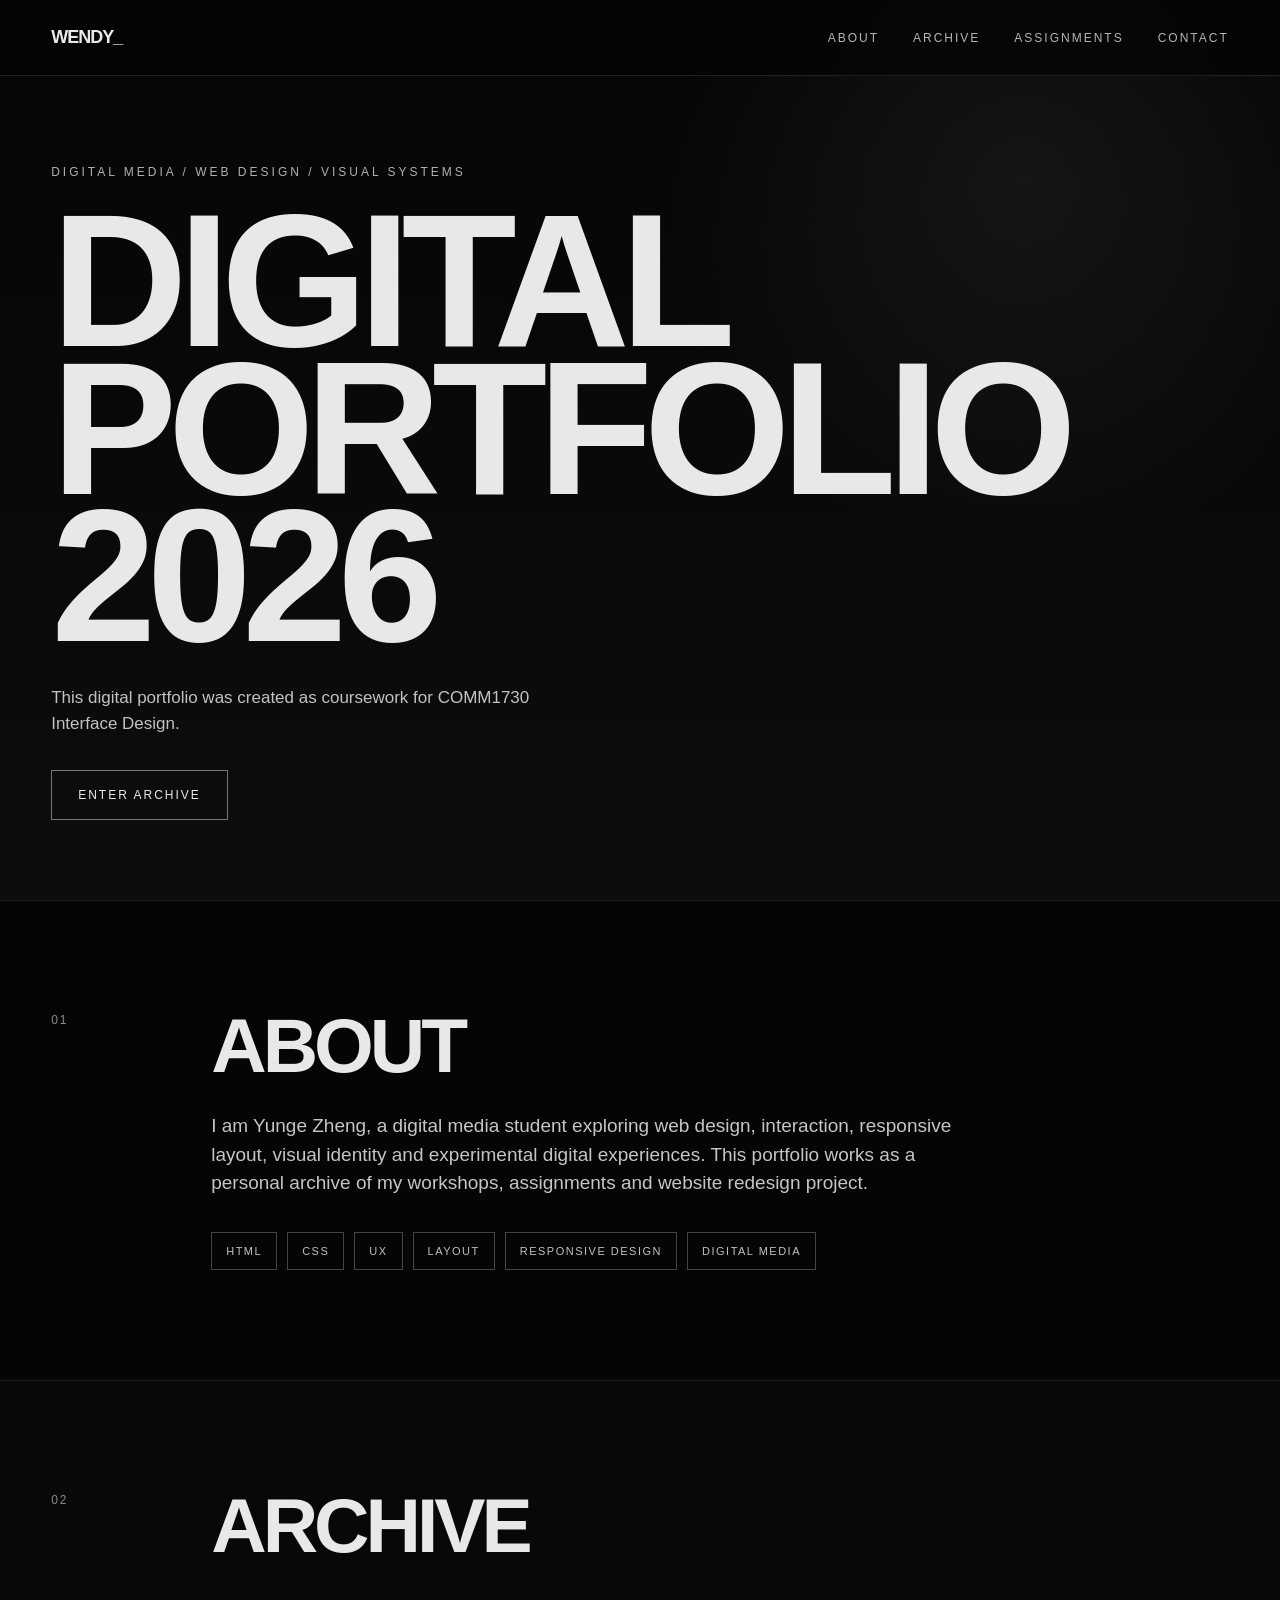
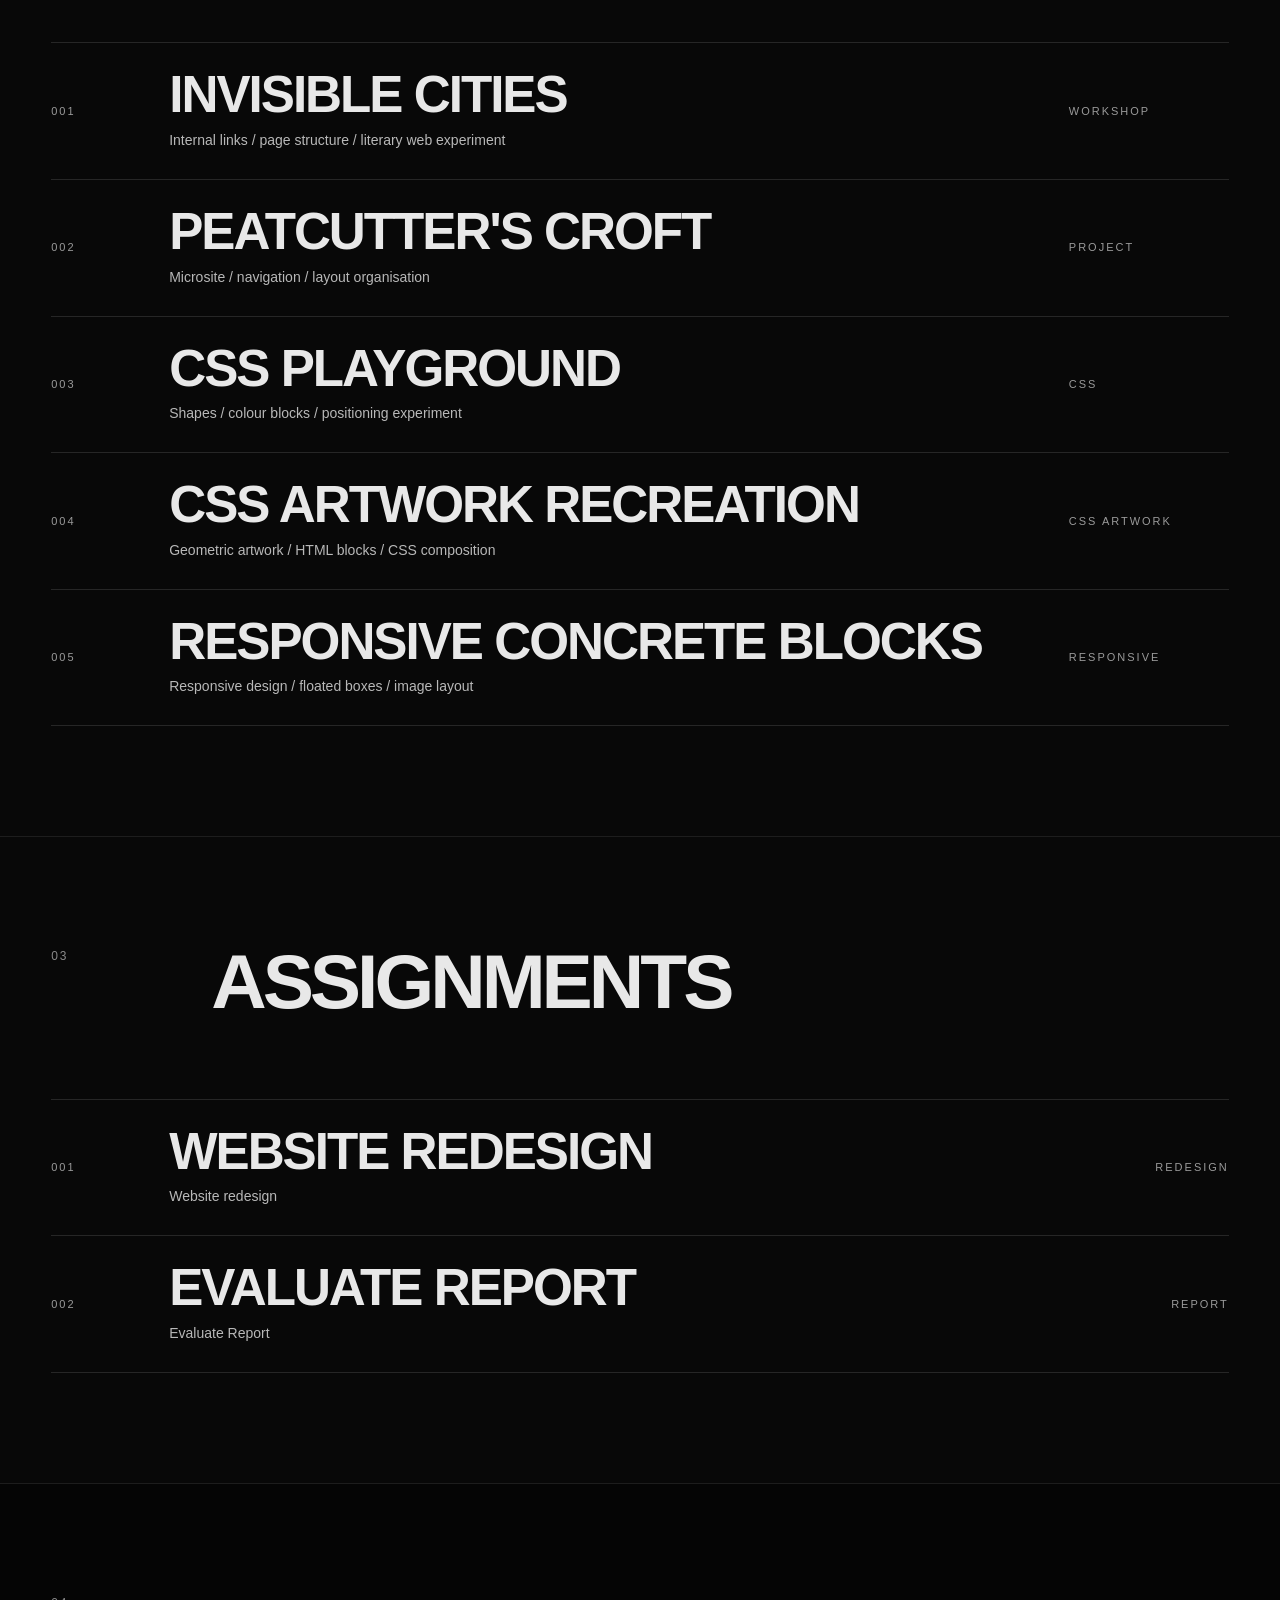
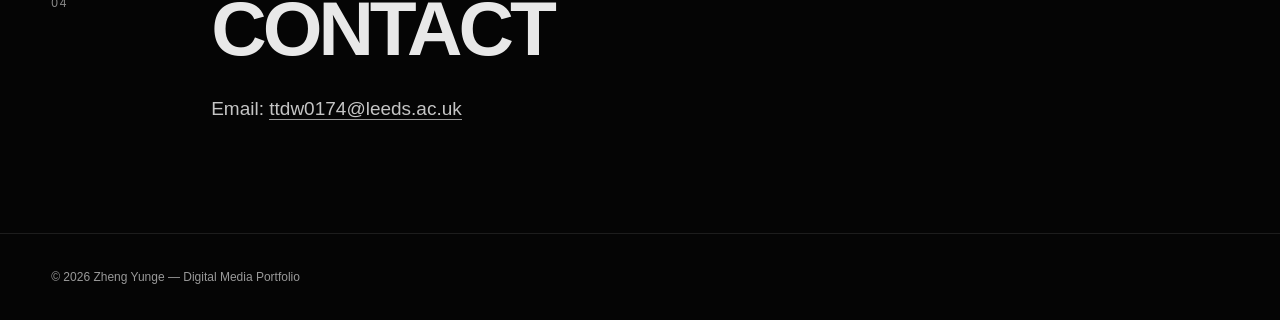
<file: index.html>
<!DOCTYPE html>
<html lang="en">
<head>
  <meta charset="UTF-8" />
  <meta name="viewport" content="width=device-width, initial-scale=1.0" />

  <meta name="robots" content="noindex, nofollow" />
  <meta name="description" content="Wendy's digital media portfolio showcasing web design experiments, responsive layouts, visual systems and interface design projects." />
  <meta name="keywords" content="digital media portfolio, web design, responsive design, UX, interface design, HTML, CSS" />

  <title>Wendy | Digital Media Portfolio</title>
  <link rel="stylesheet" href="style.css" />
</head>

<body>

  <a href="#main-content" class="skip-link">Skip to content</a>

  <header class="site-header">
    <a href="index.html" class="logo" aria-label="Wendy homepage">WENDY_</a>

    <nav aria-label="Main navigation">
      <a href="#about">About</a>
      <a href="#work">Archive</a>
      <a href="#assignments">Assignments</a>
      <a href="#contact">Contact</a>
    </nav>
  </header>

  <main id="main-content">

    <section class="hero" aria-labelledby="hero-heading">
      <p class="eyebrow">Digital Media / Web Design / Visual Systems</p>
      <h1 id="hero-heading">
        DIGITAL<br>
        PORTFOLIO<br>
        2026
      </h1>
      <p class="hero-text">
       This digital portfolio was created as coursework for COMM1730 Interface Design.
      </p>
      <a href="#work" class="button">Enter Archive</a>
    </section>

    <section id="about" class="about" aria-labelledby="about-heading">
      <div class="section-number" aria-hidden="true">01</div>
      <div>
        <h2 id="about-heading">About</h2>
        <p>
          I am Yunge Zheng, a digital media student exploring web design, interaction,
          responsive layout, visual identity and experimental digital
          experiences. This portfolio works as a personal archive of my
          workshops, assignments and website redesign project.
        </p>

        <div class="skills" aria-label="Skills">
          <span>HTML</span>
          <span>CSS</span>
          <span>UX</span>
          <span>Layout</span>
          <span>Responsive Design</span>
          <span>Digital Media</span>
        </div>
      </div>
    </section>

    <section id="work" class="work" aria-labelledby="work-heading">
      <div class="section-title">
        <span aria-hidden="true">02</span>
        <h2 id="work-heading">Archive</h2>
      </div>

      <div class="archive-list" aria-label="Selected portfolio projects">

        <a class="archive-item" href="calvino/index.html" aria-label="Open project 001: Invisible Cities">
          <span class="num" aria-hidden="true">001</span>
          <div>
            <h3>Invisible Cities</h3>
            <p>Internal links / page structure / literary web experiment</p>
          </div>
          <span class="type">Workshop</span>
        </a>

        <a class="archive-item" href="microsite/index.html" aria-label="Open project 002: Peatcutter's Croft">
          <span class="num" aria-hidden="true">002</span>
          <div>
            <h3>Peatcutter's Croft</h3>
            <p>Microsite / navigation / layout organisation</p>
          </div>
          <span class="type">Project</span>
        </a>

        <a class="archive-item" href="playground/play.html" aria-label="Open project 004: CSS Playground">
          <span class="num" aria-hidden="true">003</span>
          <div>
            <h3>CSS Playground</h3>
            <p>Shapes / colour blocks / positioning experiment</p>
          </div>
          <span class="type">CSS</span>
        </a>

        <a class="archive-item" href="playground/work.html" aria-label="Open project 005: CSS Artwork Recreation">
          <span class="num" aria-hidden="true">004</span>
          <div>
            <h3>CSS Artwork Recreation</h3>
            <p>Geometric artwork / HTML blocks / CSS composition</p>
          </div>
          <span class="type">CSS Artwork</span>
        </a>

        <a class="archive-item" href="week5_fluid/example.html" aria-label="Open project 006: Responsive Concrete Blocks">
          <span class="num" aria-hidden="true">005</span>
          <div>
            <h3>Responsive Concrete Blocks</h3>
            <p>Responsive design / floated boxes / image layout</p>
          </div>
          <span class="type">Responsive</span>
        </a>

      </div>
    </section>

    <section id="assignments" class="work" aria-labelledby="assignments-heading">
  <div class="section-title">
    <span aria-hidden="true">03</span>
    <h2 id="assignments-heading">Assignments</h2>
  </div>

  <div class="archive-list" aria-label="Selected portfolio assignments">

    <a class="archive-item" href="website redesign/index.html" aria-label="Open assignment 001: Website Redesign">
      <span class="num" aria-hidden="true">001</span>
      <div>
        <h3>Website Redesign</h3>
        <p>Website redesign</p>
      </div>
      <span class="type">Redesign</span>
    </a>

    <a class="archive-item" href="Evaluate Report/index.html" aria-label="Open assignment 002: Evaluate Report">
      <span class="num" aria-hidden="true">002</span>
      <div>
        <h3>Evaluate Report</h3>
        <p>Evaluate Report</p>
      </div>
      <span class="type">Report</span>
    </a>

  </div>
</section>

    <section id="contact" class="contact" aria-labelledby="contact-heading">
      <div class="section-number" aria-hidden="true">04</div>
      <div>
        <h2 id="contact-heading">Contact</h2>
        <p>Email: <a href="mailto:ttdw0174@leeds.ac.uk">ttdw0174@leeds.ac.uk</a></p>
      </div>
    </section>

  </main>

  <footer>
    <p>© 2026 Zheng Yunge — Digital Media Portfolio</p>
  </footer>

</body>
</html>
</file>
<file: style.css>
* {
  margin: 0;
  padding: 0;
  box-sizing: border-box;
}

html {
  scroll-behavior: smooth;
}

body {
  background: #050505;
  color: #e8e8e8;
  font-family: Arial, Helvetica, sans-serif;
  line-height: 1.5;
  overflow-x: hidden;
}

/* Accessibility: skip link for keyboard and screen reader users */
.skip-link {
  position: absolute;
  left: -999px;
  top: 12px;
  background: #ffffff;
  color: #050505;
  padding: 10px 14px;
  z-index: 9999;
  text-decoration: none;
  border-radius: 4px;
  font-size: 14px;
  font-weight: 700;
}

.skip-link:focus {
  left: 12px;
}

a {
  color: inherit;
  text-decoration: none;
  text-underline-offset: 4px;
}

a:hover,
a:focus {
  text-decoration: underline;
}

a:focus-visible,
button:focus-visible,
.archive-item:focus-visible,
.button:focus-visible {
  outline: 3px solid #ffffff;
  outline-offset: 4px;
}

/* Student project banner */
.student-banner {
  position: relative;
  z-index: 1001;
  background: #f2f2f2;
  color: #050505;
  text-align: center;
  padding: 8px 16px;
  font-size: 13px;
  line-height: 1.4;
}

/* Header */
.site-header {
  position: fixed;
  top: 0;
  left: 0;
  width: 100%;
  height: 76px;
  padding: 0 4vw;
  display: flex;
  align-items: center;
  justify-content: space-between;
  background: rgba(5, 5, 5, 0.75);
  backdrop-filter: blur(18px);
  border-bottom: 1px solid #202020;
  z-index: 1000;
}

.logo {
  font-size: 18px;
  font-weight: 700;
  letter-spacing: -1px;
}

nav {
  display: flex;
  gap: 34px;
  flex-wrap: wrap;
}

nav a {
  font-size: 12px;
  text-transform: uppercase;
  letter-spacing: 2px;
  color: #b5b5b5;
}

nav a:hover,
nav a:focus {
  color: #ffffff;
}

/* Hero */
.hero {
  min-height: 100vh;
  padding: 140px 4vw 80px;
  display: flex;
  flex-direction: column;
  justify-content: flex-end;
  background:
    radial-gradient(circle at 80% 20%, rgba(90, 90, 90, 0.18), transparent 30%),
    linear-gradient(180deg, #050505 0%, #0d0d0d 100%);
}

.eyebrow {
  color: #b0b0b0;
  text-transform: uppercase;
  letter-spacing: 3px;
  font-size: 12px;
  margin-bottom: 26px;
}

.hero h1 {
  font-size: clamp(3.4rem, 15vw, 11.8rem);
  line-height: 0.78;
  letter-spacing: -0.05em;
  text-transform: uppercase;
  max-width: 1200px;
  word-break: break-word;
}

.hero-text {
  max-width: 520px;
  color: #c2c2c2;
  margin-top: 36px;
  font-size: 17px;
}

.button {
  margin-top: 34px;
  width: fit-content;
  border: 1px solid #777;
  padding: 15px 26px;
  font-size: 12px;
  text-transform: uppercase;
  letter-spacing: 2px;
  transition: 0.25s ease;
}

.button:hover,
.button:focus {
  background: #e8e8e8;
  color: #050505;
  text-decoration: none;
}

/* About and Contact */
.about,
.contact {
  display: grid;
  grid-template-columns: 120px 1fr;
  gap: 40px;
  padding: 110px 4vw;
  border-top: 1px solid #1d1d1d;
}

.section-number,
.section-title span {
  color: #8a8a8a;
  font-size: 12px;
  letter-spacing: 2px;
}

h2 {
  font-size: clamp(36px, 6vw, 82px);
  line-height: 0.9;
  letter-spacing: -4px;
  text-transform: uppercase;
  margin-bottom: 32px;
}

.about p,
.contact p {
  max-width: 780px;
  color: #c5c5c5;
  font-size: 19px;
}

.skills {
  margin-top: 34px;
  display: flex;
  flex-wrap: wrap;
  gap: 10px;
}

.skills span {
  border: 1px solid #444;
  padding: 10px 14px;
  color: #c0c0c0;
  font-size: 11px;
  text-transform: uppercase;
  letter-spacing: 1.5px;
}

/* Work archive */
.work {
  padding: 110px 4vw;
  background: #080808;
  border-top: 1px solid #1d1d1d;
}

.section-title {
  display: grid;
  grid-template-columns: 120px 1fr;
  gap: 40px;
  margin-bottom: 50px;
}

.archive-list {
  border-top: 1px solid #262626;
}

.archive-item {
  min-height: 118px;
  display: grid;
  grid-template-columns: 90px 1fr 160px;
  gap: 28px;
  align-items: center;
  padding: 28px 0;
  border-bottom: 1px solid #262626;
  transition: 0.25s ease;
}

.archive-item:hover,
.archive-item:focus {
  padding-left: 20px;
  background: #111;
  text-decoration: none;
}

.archive-item.featured {
  background:
    linear-gradient(90deg, rgba(255, 255, 255, 0.05), transparent);
}

.num,
.type {
  color: #9a9a9a;
  font-size: 11px;
  text-transform: uppercase;
  letter-spacing: 2px;
}

.archive-item h3 {
  font-size: clamp(26px, 4vw, 54px);
  line-height: 0.95;
  letter-spacing: -2px;
  text-transform: uppercase;
}

.archive-item p {
  margin-top: 10px;
  color: #b8b8b8;
  font-size: 14px;
}

.contact a {
  border-bottom: 1px solid #999;
}

footer {
  padding: 34px 4vw;
  border-top: 1px solid #1d1d1d;
  color: #999;
  font-size: 12px;
}

/* Tablet */
@media (max-width: 900px) {
  .site-header {
    height: auto;
    min-height: 76px;
    padding: 22px 5vw;
    align-items: flex-start;
    gap: 16px;
  }

  nav {
    gap: 18px;
  }

  .hero {
    padding: 160px 5vw 70px;
  }

  .hero h1 {
    letter-spacing: -0.04em;
  }

  .about,
  .contact,
  .section-title {
    grid-template-columns: 1fr;
    gap: 16px;
    padding-left: 5vw;
    padding-right: 5vw;
  }

  .work {
    padding-left: 5vw;
    padding-right: 5vw;
  }

  .archive-item {
    grid-template-columns: 70px 1fr;
    gap: 18px;
  }

  .archive-item .type {
    grid-column: 2;
    justify-self: start;
  }

  .archive-item:hover,
  .archive-item:focus {
    padding-left: 0;
  }
}

/* Mobile */
@media (max-width: 600px) {
  .site-header {
    flex-direction: column;
  }

  nav {
    width: 100%;
    justify-content: space-between;
    gap: 12px;
  }

  nav a {
    font-size: 11px;
    letter-spacing: 1.5px;
  }

  .hero {
    min-height: auto;
    padding: 170px 5vw 64px;
  }

  .hero h1 {
    font-size: clamp(2.8rem, 18vw, 5rem);
    line-height: 0.9;
    letter-spacing: -0.04em;
  }

  .hero-text {
    font-size: 16px;
    line-height: 1.6;
  }

  h2 {
    font-size: clamp(2.2rem, 12vw, 4rem);
    letter-spacing: -0.04em;
  }

  .about,
  .contact,
  .work {
    padding-top: 72px;
    padding-bottom: 72px;
  }

  .about p,
  .contact p {
    font-size: 17px;
    line-height: 1.6;
  }

  .archive-item {
    grid-template-columns: 1fr;
    gap: 10px;
    padding: 26px 0;
  }

  .archive-item .type {
    grid-column: auto;
  }

  .archive-item h3 {
    font-size: clamp(1.7rem, 10vw, 3rem);
  }

  .archive-item p {
    font-size: 14px;
    line-height: 1.55;
  }
}

/* Very small phones */
@media (max-width: 380px) {
  nav {
    flex-direction: column;
    align-items: flex-start;
  }

  .hero {
    padding-top: 190px;
  }

  .hero h1 {
    font-size: 2.6rem;
  }
}

.assignments {
  display: flex;
  flex-direction: column;
  border-top: 1px solid rgba(255, 255, 255, 0.12);
}

.assignment-item {
  display: grid;
  grid-template-columns: 100px 1fr 160px;
  align-items: center;
  gap: 2rem;
  padding: 2rem 0;
  border-bottom: 1px solid rgba(255, 255, 255, 0.12);
  color: inherit;
  text-decoration: none;
  transition: background 0.2s ease, padding-left 0.2s ease;
}

.assignment-item:hover,
.assignment-item:focus-visible {
  background: rgba(255, 255, 255, 0.04);
  padding-left: 1rem;
}

.assignment-item .num,
.assignment-item .type {
  font-size: 0.75rem;
  letter-spacing: 0.18em;
  text-transform: uppercase;
  color: rgba(255, 255, 255, 0.55);
}

.assignment-item h3 {
  margin: 0 0 0.35rem;
  font-size: 1.35rem;
  line-height: 1.1;
}

.assignment-item p {
  margin: 0;
  color: rgba(255, 255, 255, 0.7);
}

.assignment-item .type {
  justify-self: end;
}

@media (max-width: 700px) {
  .assignment-item {
    grid-template-columns: 1fr;
    gap: 0.75rem;
  }

  .assignment-item .type {
    justify-self: start;
  }
}

#assignments .archive-item .type {
  min-width: 120px;
  text-align: right;
}

@media (max-width: 700px) {
  #assignments .archive-item .type {
    text-align: left;
  }
}
</file>
